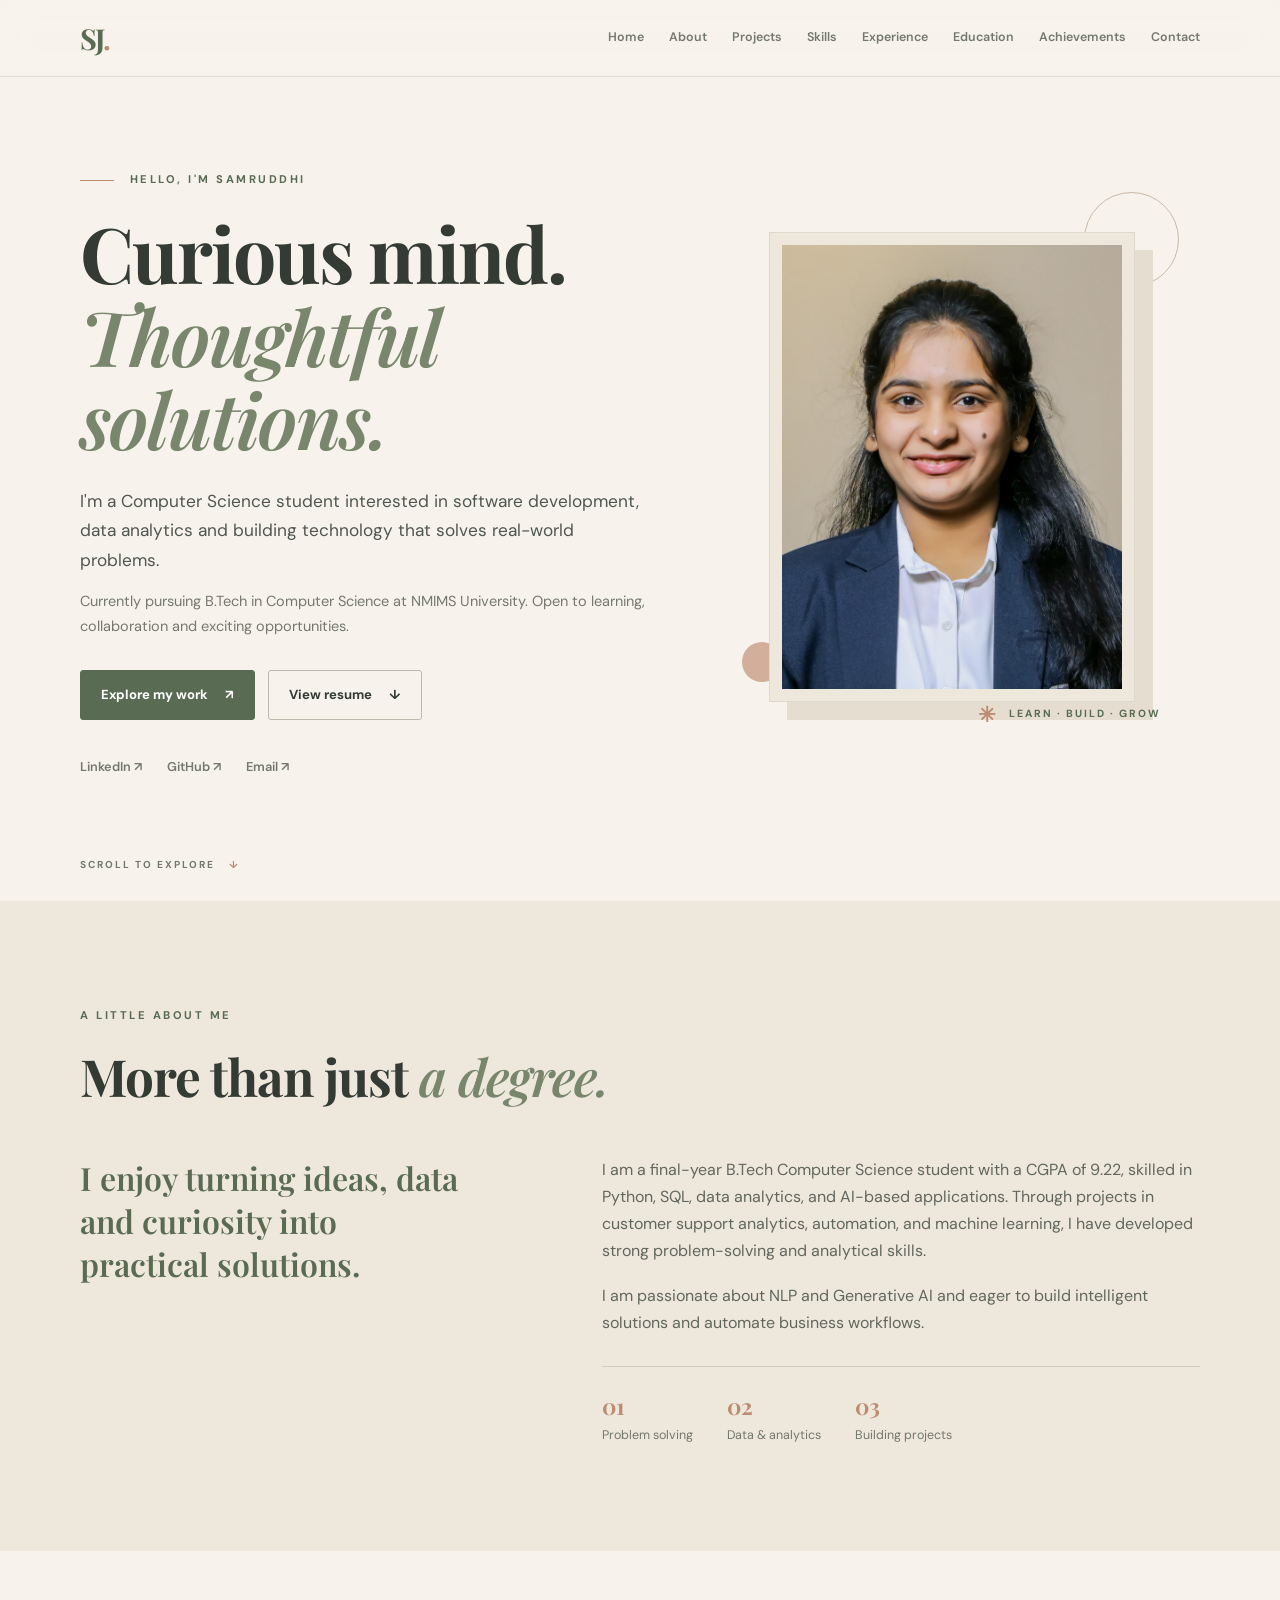
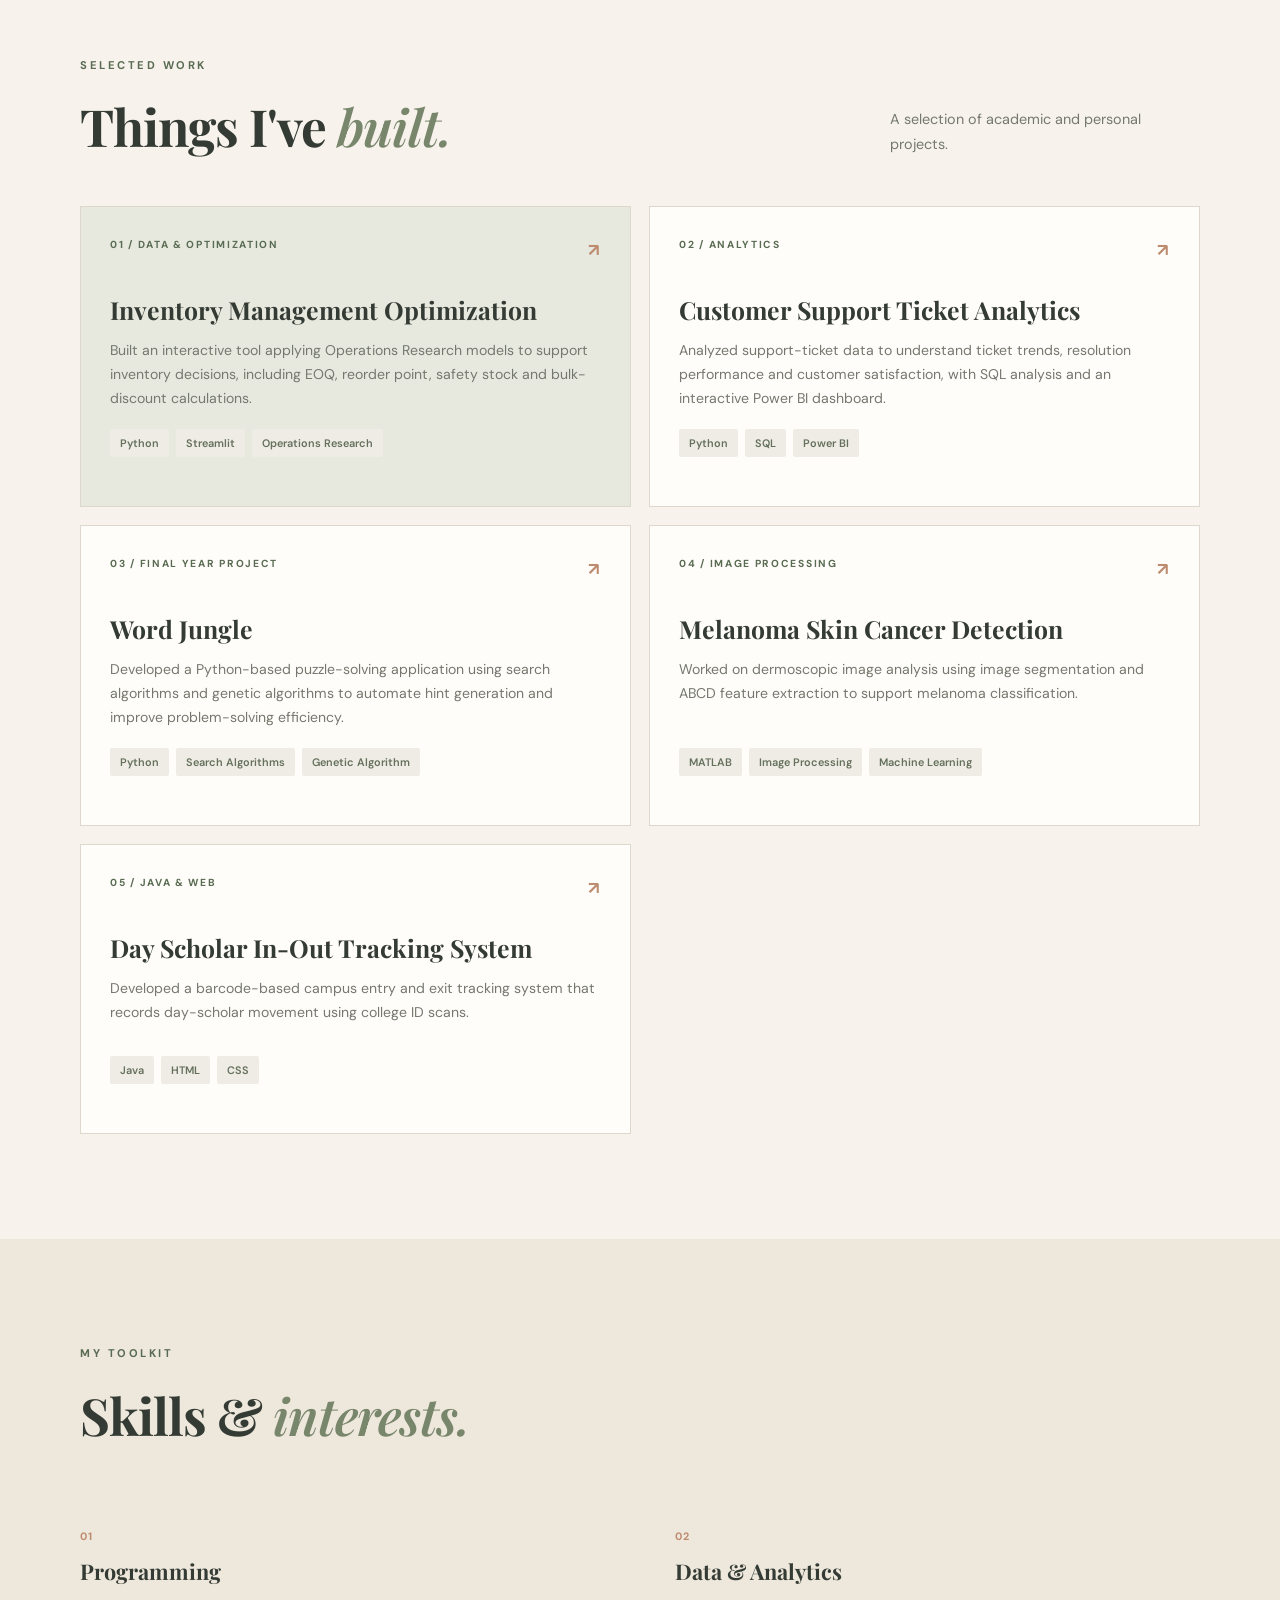
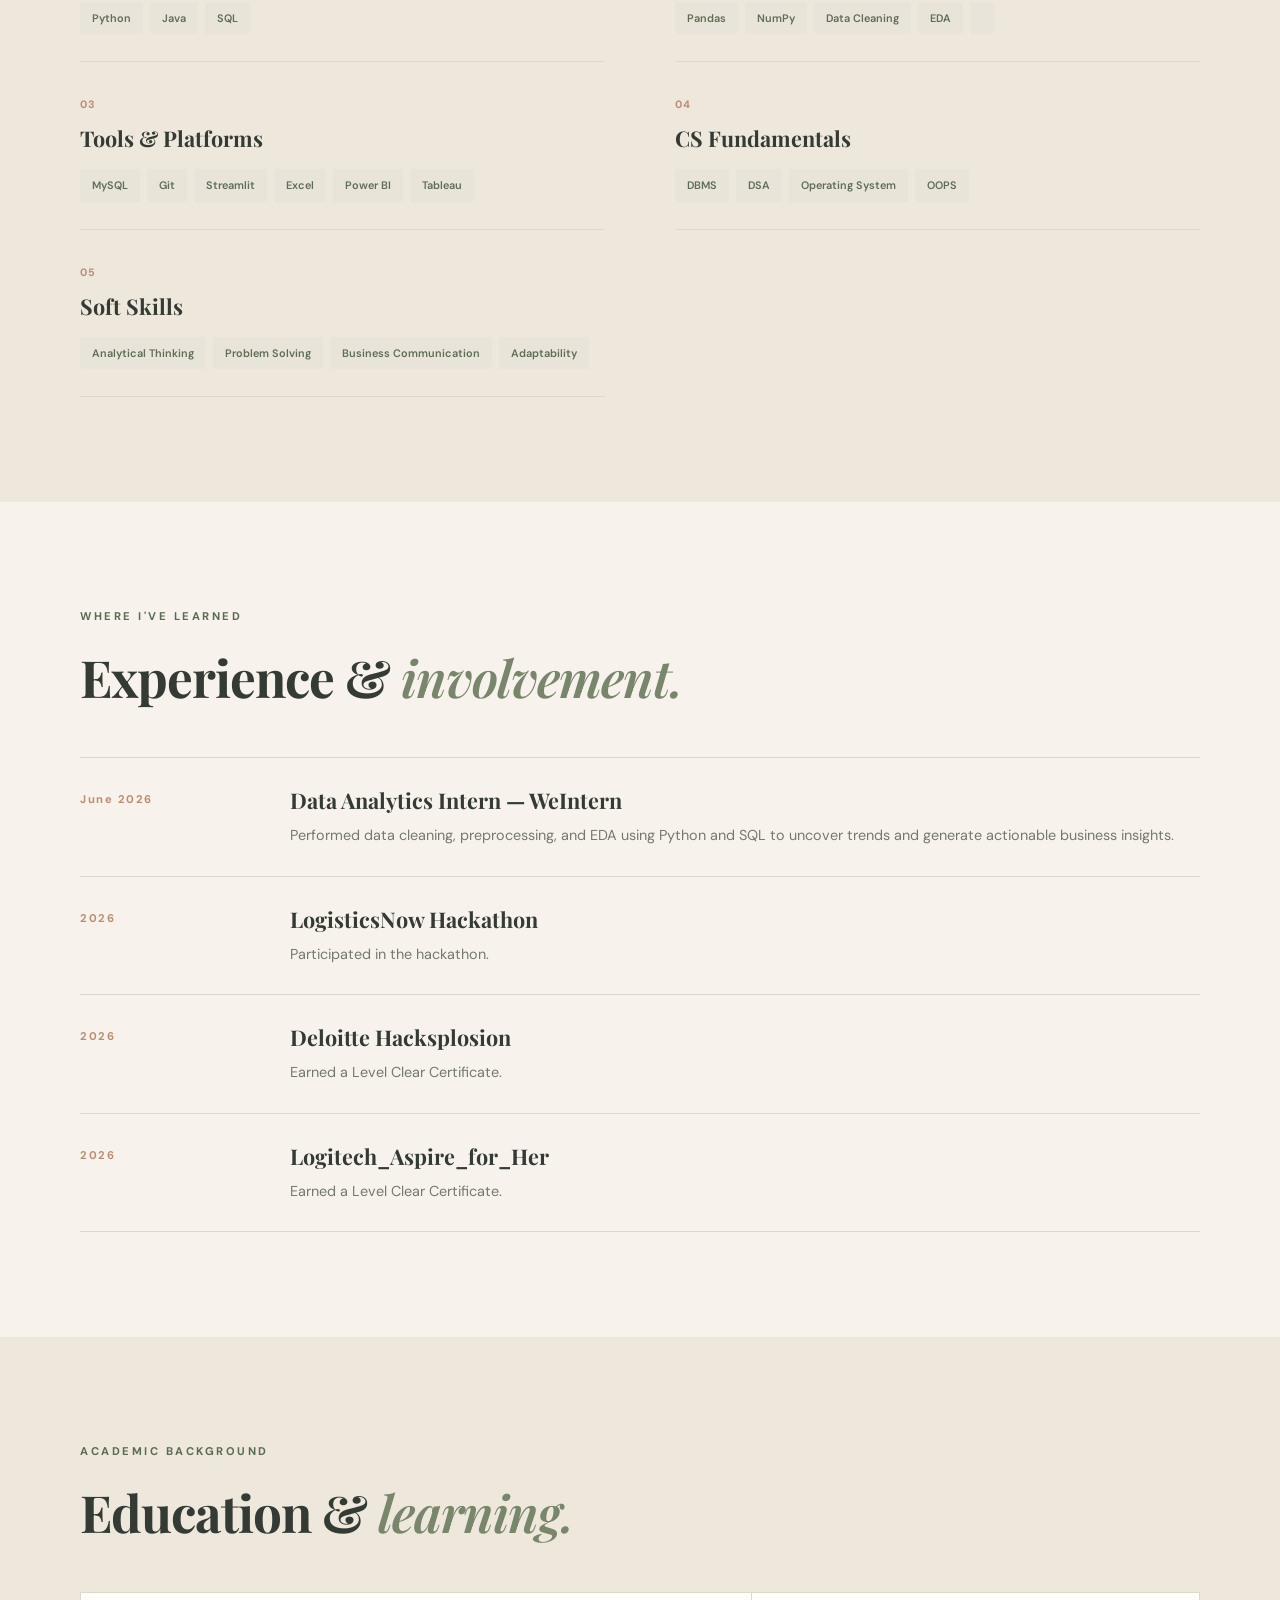
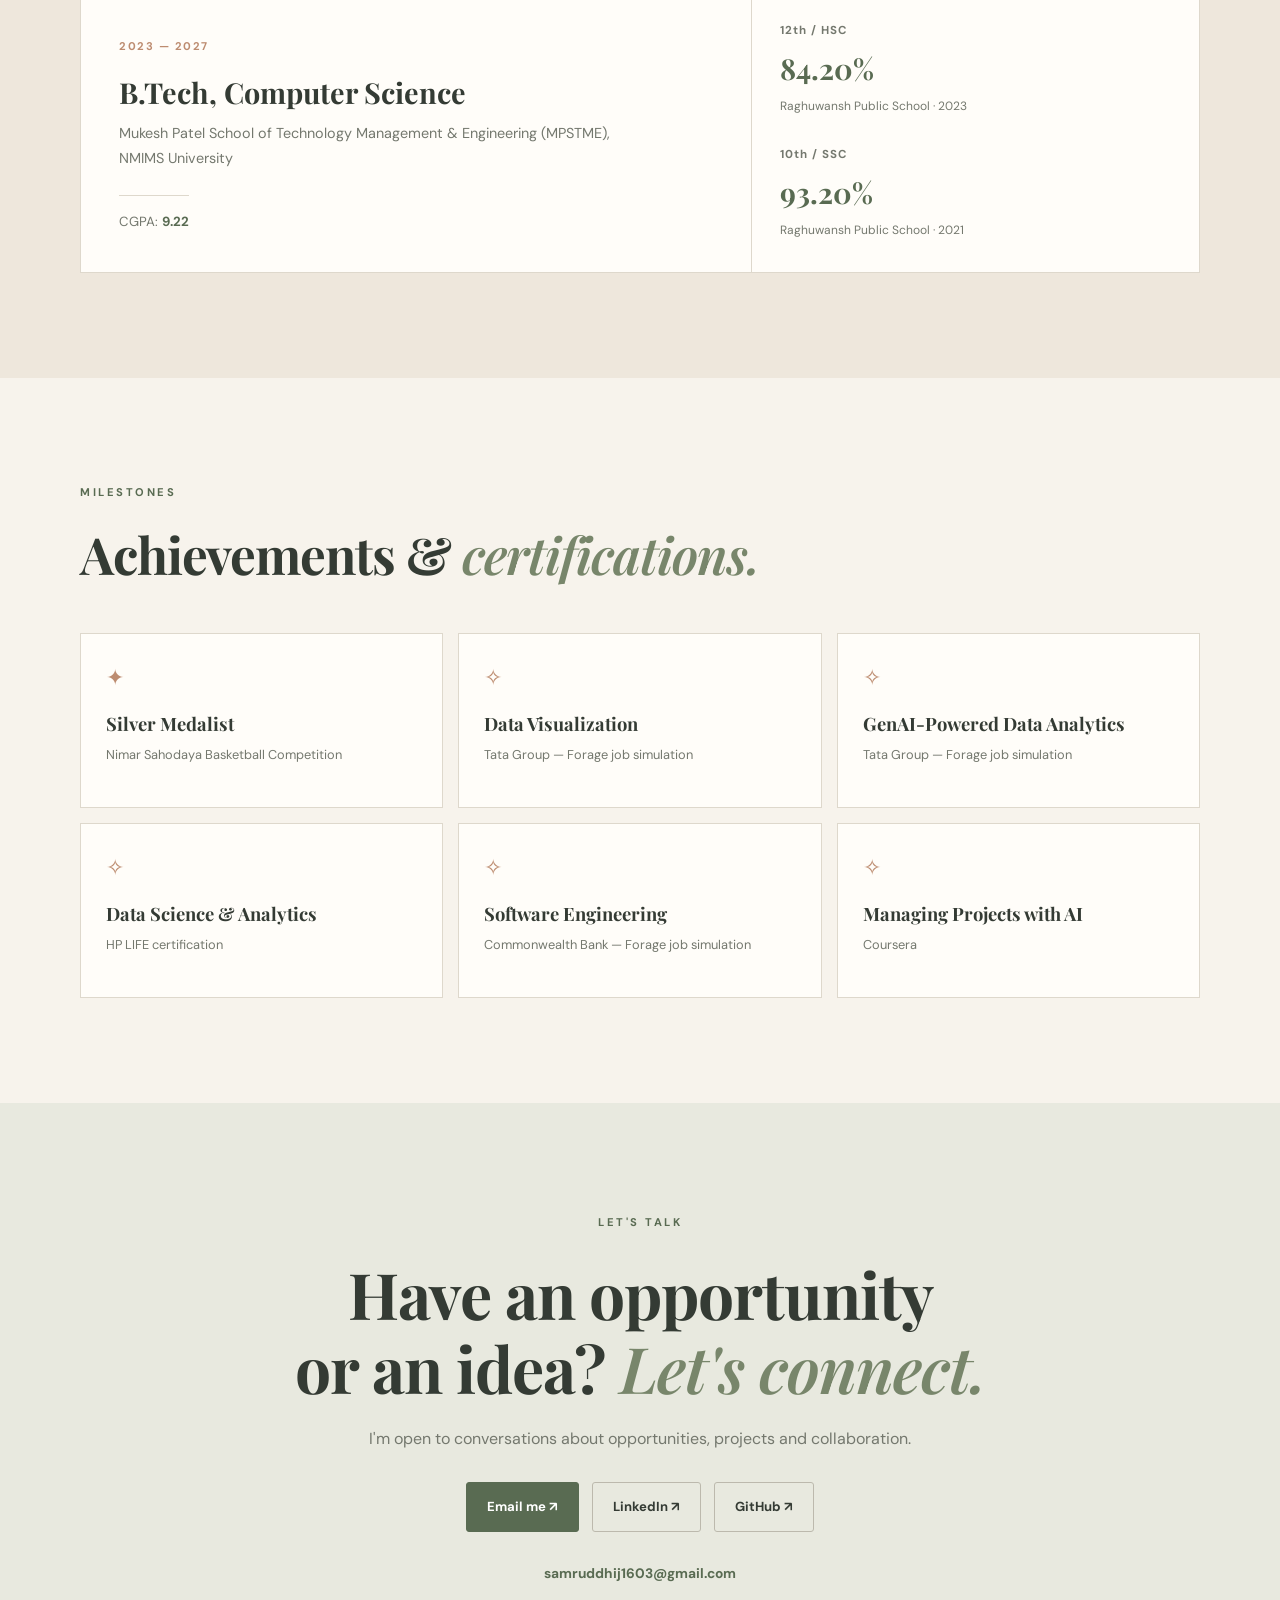
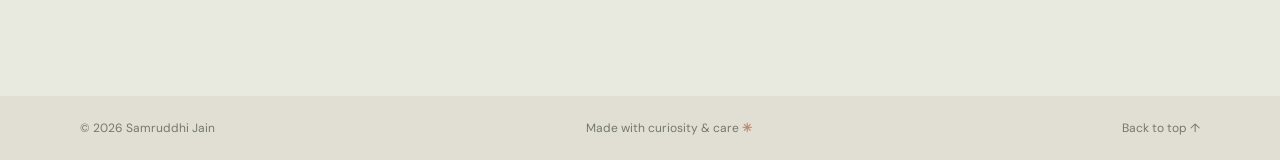
<file: index.html>
<!DOCTYPE html>
<html lang="en">
<head>
  <meta charset="UTF-8">
  <meta name="viewport" content="width=device-width, initial-scale=1.0">
  <meta name="description" content="Portfolio of Samruddhi Jain — Computer Science student, aspiring software developer and data enthusiast.">
  <meta name="theme-color" content="#f7f3ec">
  <title>Samruddhi Jain | Portfolio</title>
  <link rel="preconnect" href="https://fonts.googleapis.com">
  <link rel="preconnect" href="https://fonts.gstatic.com" crossorigin>
  <link href="https://fonts.googleapis.com/css2?family=DM+Sans:wght@400;500;600;700&family=Playfair+Display:wght@600;700&display=swap" rel="stylesheet">
  <link rel="stylesheet" href="style.css">
  <script src="script.js" defer></script>
</head>
<body>
  <header class="site-header">
    <nav class="nav wrap" aria-label="Main navigation">
      <a class="brand" href="#home">SJ<span>.</span></a>
      <button class="menu-toggle" aria-label="Toggle navigation" aria-expanded="false">☰</button>
      <div class="nav-links">
        <a href="#home">Home</a><a href="#about">About</a><a href="#projects">Projects</a>
        <a href="#skills">Skills</a><a href="#experience">Experience</a>
        <a href="#education">Education</a><a href="#achievements">Achievements</a><a href="#contact">Contact</a>
      </div>
    </nav>
  </header>

  <main>
    <section class="hero section" id="home">
      <div class="wrap hero-grid">
        <div class="hero-copy">
          <p class="eyebrow"><span class="eyebrow-line"></span> HELLO, I'M SAMRUDDHI</p>
          <h1>Curious mind.<br><em>Thoughtful solutions.</em></h1>
          <p class="hero-lead">I'm a Computer Science student interested in software development, data analytics and building technology that solves real-world problems.</p>
          <p class="hero-note">Currently pursuing B.Tech in Computer Science at NMIMS University. Open to learning, collaboration and exciting opportunities.</p>
          <div class="hero-actions">
            <a class="button button-primary" href="#projects">Explore my work <span>↗</span></a>
            <a class="button button-outline" href="resume.pdf" target="_blank" rel="noopener">View resume <span>↓</span></a>
          </div>
          <div class="hero-social">
            <a href="https://www.linkedin.com/in/samruddhi-jain-678b792a4" target="_blank" rel="noopener">LinkedIn ↗</a>
            <a href="https://github.com/Samruddhijain1" target="_blank" rel="noopener">GitHub ↗</a>
            <a href="mailto:samruddhij1603@gmail.com">Email ↗</a>
          </div>
        </div>
        <div class="hero-visual">
          <div class="photo-frame">
            <img src="profile.jpg" alt="Samruddhi Jain" onerror="this.style.display='none';this.nextElementSibling.style.display='grid'">
            <div class="photo-placeholder">Add your<br>profile photo</div>
          </div>
          <div class="photo-caption"><span>✳</span> LEARN · BUILD · GROW</div>
          <div class="decor decor-one"></div><div class="decor decor-two"></div>
        </div>
      </div>
      <a class="scroll-cue" href="#about">SCROLL TO EXPLORE <span>↓</span></a>
    </section>

    <section class="section section-soft" id="about">
      <div class="wrap">
        <div class="section-heading"><p class="eyebrow">A LITTLE ABOUT ME</p><h2>More than just <em>a degree.</em></h2></div>
        <div class="about-grid">
          <p class="about-statement">I enjoy turning ideas, data and curiosity into practical solutions.</p>
          <div class="about-body">
            <p>I am a final-year B.Tech Computer Science student with a CGPA of 9.22, skilled in Python, SQL, data analytics, and AI-based applications. Through projects in customer support analytics, automation, and machine learning, I have developed strong problem-solving and analytical skills.</p>
            <p>I am passionate about NLP and Generative AI and eager to build intelligent solutions and automate business workflows. </p>
            <div class="quick-facts">
              <div><strong>01</strong><span>Problem solving</span></div>
              <div><strong>02</strong><span>Data & analytics</span></div>
              <div><strong>03</strong><span>Building projects</span></div>
            </div>
          </div>
        </div>
      </div>
    </section>

    <section class="section" id="projects">
      <div class="wrap">
        <div class="section-heading heading-row"><div><p class="eyebrow">SELECTED WORK</p><h2>Things I've <em>built.</em></h2></div><p class="heading-note">A selection of academic and personal projects.</p></div>
        <div class="project-grid">
          <article class="project-card featured">
            <div class="project-top"><span class="project-number">01 / DATA & OPTIMIZATION</span><span class="project-symbol">↗</span></div>
            <h3>Inventory Management Optimization</h3>
            <p>Built an interactive tool applying Operations Research models to support inventory decisions, including EOQ, reorder point, safety stock and bulk-discount calculations.</p>
            <div class="tags"><span>Python</span><span>Streamlit</span><span>Operations Research</span></div>
            <a class="text-link" href="https://github.com/Samruddhijain1" target="_blank" rel="noopener"></a>
          </article>
          <article class="project-card">
            <div class="project-top"><span class="project-number">02 / ANALYTICS</span><span class="project-symbol">↗</span></div>
            <h3>Customer Support Ticket Analytics</h3>
            <p>Analyzed support-ticket data to understand ticket trends, resolution performance and customer satisfaction, with SQL analysis and an interactive Power BI dashboard.</p>
            <div class="tags"><span>Python</span><span>SQL</span><span>Power BI</span></div>
            <a class="text-link" href="https://github.com/Samruddhijain1" target="_blank" rel="noopener"></a>
          </article>
          <article class="project-card">
            <div class="project-top"><span class="project-number">03 / FINAL YEAR PROJECT</span><span class="project-symbol">↗</span></div>
            <h3>Word Jungle</h3>
            <p>Developed a Python-based puzzle-solving application using search algorithms and genetic algorithms 
to automate hint generation and improve problem-solving efficiency. </p>
            <div class="tags"><span>Python</span><span>Search Algorithms</span><span>Genetic Algorithm</span></div>
            <a class="text-link" href="https://github.com/Samruddhijain1" target="_blank" rel="noopener"></a>
          </article>
          <article class="project-card">
            <div class="project-top"><span class="project-number">04 / IMAGE PROCESSING</span><span class="project-symbol">↗</span></div>
            <h3>Melanoma Skin Cancer Detection</h3>
            <p>Worked on dermoscopic image analysis using image segmentation and ABCD feature extraction to support melanoma classification.</p>
            <div class="tags"><span>MATLAB</span><span>Image Processing</span><span>Machine Learning</span></div>
            <a class="text-link" href="https://github.com/Samruddhijain1" target="_blank" rel="noopener"></a>
          </article>
          <article class="project-card">
            <div class="project-top"><span class="project-number">05 / JAVA & WEB</span><span class="project-symbol">↗</span></div>
            <h3>Day Scholar In-Out Tracking System</h3>
            <p>Developed a barcode-based campus entry and exit tracking system that records day-scholar movement using college ID scans.</p>
            <div class="tags"><span>Java</span><span>HTML</span><span>CSS</span></div>
            <a class="text-link" href="https://github.com/Samruddhijain1" target="_blank" rel="noopener"></a>
          </article>
        </div>
      </div>
    </section>

    <section class="section section-soft" id="skills">
      <div class="wrap">
        <div class="section-heading"><p class="eyebrow">MY TOOLKIT</p><h2>Skills & <em>interests.</em></h2></div>
        <div class="skills-grid">
          <div class="skill-group"><span class="skill-index">01</span><h3>Programming</h3><div class="tags"><span>Python</span><span>Java</span><span>SQL</span></div></div>
          <div class="skill-group"><span class="skill-index">02</span><h3>Data & Analytics</h3><div class="tags"><span>Pandas</span><span>NumPy</span><span>Data Cleaning</span><span>EDA</span><span><Scikit-Learn></Scikit-Learn></span></div></div>
          <div class="skill-group"><span class="skill-index">03</span><h3>Tools & Platforms</h3><div class="tags"><span>MySQL</span><span>Git</span><span>Streamlit</span><span>Excel</span><span>Power BI</span><span>Tableau</span></div></div>
          <div class="skill-group"><span class="skill-index">04</span><h3>CS Fundamentals</h3><div class="tags"><span>DBMS</span><span>DSA</span><span>Operating System</span><span>OOPS</span></div></div>
          <div class="skill-group"><span class="skill-index">05</span><h3>Soft Skills</h3><div class="tags"><span>Analytical Thinking</span><span>Problem Solving</span><span>Business Communication</span><span>Adaptability </span></div></div>
        </div>
      </div>
    </section>

    <section class="section" id="experience">
      <div class="wrap">
        <div class="section-heading"><p class="eyebrow">WHERE I'VE LEARNED</p><h2>Experience & <em>involvement.</em></h2></div>
        <div class="experience-list">
          <article class="experience-item"><div class="experience-date">June 2026</div><div><h3>Data Analytics Intern — WeIntern</h3><p class="muted">Performed data cleaning, preprocessing, and EDA using Python and SQL to uncover trends and generate actionable business insights.</p></div></article>
          <article class="experience-item"><div class="experience-date">2026</div><div><h3>LogisticsNow Hackathon</h3><p class="muted">Participated in the hackathon. </p></div></article>
          <article class="experience-item"><div class="experience-date">2026</div><div><h3>Deloitte Hacksplosion</h3><p class="muted">Earned a Level Clear Certificate.</p></div></article>
          <article class="experience-item"><div class="experience-date">2026</div><div><h3>Logitech_Aspire_for_Her</h3><p class="muted">Earned a Level Clear Certificate.</p></div></article>
        </div>
      </div>
    </section>

    <section class="section section-soft" id="education">
      <div class="wrap">
        <div class="section-heading"><p class="eyebrow">ACADEMIC BACKGROUND</p><h2>Education & <em>learning.</em></h2></div>
        <div class="education-card">
          <div class="education-main"><span class="education-period">2023 — 2027</span><h3>B.Tech, Computer Science</h3><p>Mukesh Patel School of Technology Management & Engineering (MPSTME), NMIMS University</p><span class="education-detail">CGPA: <strong>9.22</strong></span></div>
          <div class="education-side"><div><span>12th / HSC</span><strong>84.20%</strong><small>Raghuwansh Public School · 2023</small></div><div><span>10th / SSC</span><strong>93.20%</strong><small>Raghuwansh Public School · 2021</small></div></div>
        </div>
      </div>
    </section>

    <section class="section" id="achievements">
      <div class="wrap">
        <div class="section-heading"><p class="eyebrow">MILESTONES</p><h2>Achievements & <em>certifications.</em></h2></div>
        <div class="achievement-grid">
          <article class="achievement-card"><span class="achievement-icon">✦</span><h3>Silver Medalist</h3><p>Nimar Sahodaya Basketball Competition</p></article>
          <article class="achievement-card"><span class="achievement-icon">✧</span><h3>Data Visualization</h3><p>Tata Group — Forage job simulation</p></article>
          <article class="achievement-card"><span class="achievement-icon">✧</span><h3>GenAI-Powered Data Analytics</h3><p>Tata Group — Forage job simulation</p></article>
          <article class="achievement-card"><span class="achievement-icon">✧</span><h3>Data Science & Analytics</h3><p>HP LIFE certification</p></article>
          <article class="achievement-card"><span class="achievement-icon">✧</span><h3>Software Engineering</h3><p>Commonwealth Bank — Forage job simulation</p></article>
          <article class="achievement-card"><span class="achievement-icon">✧</span><h3>Managing Projects with AI</h3><p>Coursera</p></article>
        </div>
      </div>
    </section>

    <section class="section contact-section" id="contact">
      <div class="wrap contact-wrap">
        <p class="eyebrow">LET'S TALK</p><h2>Have an opportunity<br>or an idea? <em>Let's connect.</em></h2>
        <p class="contact-copy">I'm open to conversations about opportunities, projects and collaboration.</p>
        <div class="contact-actions"><a class="button button-primary" href="mailto:samruddhij1603@gmail.com">Email me ↗</a><a class="button button-outline" href="https://www.linkedin.com/in/samruddhi-jain-678b792a4" target="_blank" rel="noopener">LinkedIn ↗</a><a class="button button-outline" href="https://github.com/Samruddhijain1" target="_blank" rel="noopener">GitHub ↗</a></div>
        <p class="contact-email">samruddhij1603@gmail.com</p>
      </div>
    </section>
  </main>
  <footer class="footer"><div class="wrap"><span>© <span id="year"></span> Samruddhi Jain</span><span>Made with curiosity & care <b>✳</b></span><a href="#home">Back to top ↑</a></div></footer>
</body>
</html>
</file>
<file: style.css>
*{box-sizing:border-box;margin:0;padding:0}
:root{--paper:#f7f3ec;--paper-2:#eee7dc;--card:#fffdf9;--ink:#343b34;--muted:#74786e;--sage:#78866b;--sage-dark:#596b52;--clay:#bd8c70;--line:#ded8cc;--serif:"Playfair Display",Georgia,serif;--sans:"DM Sans",Arial,sans-serif}
html{scroll-behavior:smooth;scroll-padding-top:90px}
body{font-family:var(--sans);background:var(--paper);color:var(--ink);line-height:1.7}
a{color:inherit;text-decoration:none}
.wrap{width:min(1120px,calc(100% - 48px));margin-inline:auto}
.site-header{position:sticky;top:0;z-index:20;background:rgba(247,243,236,.92);backdrop-filter:blur(14px);border-bottom:1px solid rgba(222,216,204,.8)}
.nav{min-height:76px;display:flex;align-items:center;justify-content:space-between;gap:24px}
.brand{font:700 1.8rem var(--serif);letter-spacing:-2px;color:var(--sage-dark)}
.brand span{color:var(--clay)}
.nav-links{display:flex;align-items:center;gap:clamp(12px,2vw,25px);flex-wrap:wrap}
.nav-links a{font-size:.78rem;color:var(--muted);font-weight:600;transition:.2s}
.nav-links a:hover,.hero-social a:hover{color:var(--sage-dark)}
.menu-toggle{display:none;border:0;background:none;font-size:1.5rem;color:var(--ink)}
.section{padding:105px 0}
.hero{min-height:calc(100vh - 76px);display:flex;align-items:center;position:relative;overflow:hidden;padding:70px 0 100px}
.hero-grid{display:grid;grid-template-columns:1.1fr .9fr;align-items:center;gap:70px}
.eyebrow{font-size:.7rem;letter-spacing:2.5px;font-weight:700;color:var(--sage-dark);margin-bottom:22px}
.eyebrow-line{display:inline-block;width:34px;height:1px;background:var(--clay);vertical-align:middle;margin-right:10px}
h1,h2,h3{line-height:1.2}
.hero h1{font:700 clamp(3.3rem,6vw,5.7rem)/1.08 var(--serif);letter-spacing:-2px;margin-bottom:27px}
h1 em,h2 em{font-weight:600;color:var(--sage);font-style:italic}
.hero-lead{font-size:1.08rem;max-width:600px;color:#50574e;margin-bottom:15px}
.hero-note{font-size:.91rem;color:var(--muted);max-width:570px}
.hero-actions,.contact-actions{display:flex;gap:13px;flex-wrap:wrap;margin-top:30px}
.button{display:inline-flex;align-items:center;gap:17px;padding:13px 20px;border-radius:3px;font-size:.82rem;font-weight:700;transition:transform .2s,background .2s}
.button:hover{transform:translateY(-3px)}
.button-primary{background:var(--sage-dark);color:white;border:1px solid var(--sage-dark)}
.button-primary:hover{background:#465940}
.button-outline{border:1px solid #bcb9ad;color:var(--ink);background:transparent}
.button-outline:hover{background:var(--paper-2)}
.hero-social{display:flex;gap:25px;margin-top:36px;font-size:.8rem;font-weight:600;color:var(--muted)}
.hero-visual{position:relative;justify-self:center;width:min(100%,390px);padding:20px 24px 35px 0}
.photo-frame{height:470px;background:var(--paper-2);border:1px solid var(--line);padding:12px;position:relative;z-index:1;box-shadow:18px 18px 0 #e5ddd0}
.photo-frame img{width:100%;height:100%;object-fit:cover;display:block}
.photo-placeholder{display:none;place-items:center;height:100%;text-align:center;color:var(--sage-dark);font:600 1.5rem var(--serif);background:linear-gradient(145deg,#e8e0d3,#dce1d4)}
.photo-caption{position:absolute;right:-2px;bottom:4px;z-index:2;font-size:.65rem;letter-spacing:2px;color:var(--sage-dark);font-weight:700}
.photo-caption span{color:var(--clay);font-size:1.3rem;vertical-align:middle;margin-right:7px}
.decor{position:absolute;border:1px solid #c8b8a5;border-radius:50%;z-index:0}
.decor-one{width:95px;height:95px;top:-20px;right:-20px}
.decor-two{width:40px;height:40px;bottom:55px;left:-27px;background:var(--clay);border:0;opacity:.65}
.scroll-cue{position:absolute;bottom:28px;left:max(24px,calc((100% - 1120px)/2));font-size:.63rem;letter-spacing:2px;color:var(--muted);font-weight:700}
.scroll-cue span{color:var(--clay);margin-left:10px}
.section-soft{background:var(--paper-2)}
.section-heading{margin-bottom:50px}
.section-heading h2,.contact-wrap h2{font:700 clamp(2.5rem,4vw,3.7rem)/1.15 var(--serif);letter-spacing:-1px}
.about-grid{display:grid;grid-template-columns:.85fr 1.15fr;gap:80px}
.about-statement{font:600 2rem/1.35 var(--serif);color:var(--sage-dark);max-width:390px}
.about-body>p{color:#62675e;margin-bottom:17px}
.quick-facts{display:flex;gap:34px;flex-wrap:wrap;margin-top:30px;padding-top:24px;border-top:1px solid #d2cabb}
.quick-facts div{display:grid;gap:4px}.quick-facts strong{font:700 1.4rem var(--serif);color:var(--clay)}.quick-facts span{font-size:.78rem;color:var(--muted)}
.heading-row{display:flex;justify-content:space-between;align-items:end;gap:35px}
.heading-note{max-width:310px;color:var(--muted);font-size:.9rem}
.project-grid{display:grid;grid-template-columns:repeat(2,1fr);gap:18px}
.project-card{background:var(--card);border:1px solid var(--line);padding:29px;min-height:290px;display:flex;flex-direction:column;transition:.25s}
.project-card:hover{transform:translateY(-5px);box-shadow:0 15px 35px rgba(65,68,55,.08);border-color:#b7bda9}
.project-card.featured{background:#e7e9df}
.project-top{display:flex;justify-content:space-between;color:var(--sage-dark);font-size:.64rem;letter-spacing:1.7px;font-weight:700;margin-bottom:27px}
.project-symbol{font-size:1.1rem;color:var(--clay)}
.project-card h3{font:700 1.55rem var(--serif);margin-bottom:13px}
.project-card p{font-size:.88rem;color:var(--muted);margin-bottom:18px}
.tags{display:flex;gap:7px;flex-wrap:wrap;margin-top:auto}
.tags span{font-size:.68rem;padding:5px 10px;background:#eeece4;color:#65705d;border-radius:2px;font-weight:600}
.text-link{font-size:.77rem;font-weight:700;color:var(--sage-dark);margin-top:20px;align-self:flex-start}
.edit-hint{font-size:.76rem;color:var(--muted);margin-top:20px;font-style:italic}
.skills-grid{display:grid;grid-template-columns:repeat(2,1fr);gap:0 70px}
.skill-group{padding:27px 0;border-bottom:1px solid var(--line);position:relative}
.skill-index{font-size:.67rem;color:var(--clay);letter-spacing:1px;font-weight:700}
.skill-group h3{font:700 1.35rem var(--serif);margin:8px 0 17px}
.skill-group .tags span{background:#e9e4da;color:#5e6d56;padding:7px 12px}
.experience-list{border-top:1px solid var(--line)}
.experience-item{display:grid;grid-template-columns:180px 1fr;gap:30px;padding:28px 0;border-bottom:1px solid var(--line)}
.experience-date{font-size:.7rem;letter-spacing:1.5px;color:var(--clay);font-weight:700;padding-top:4px}
.experience-item h3{font:700 1.35rem var(--serif);margin-bottom:9px}
.muted{color:var(--muted);font-size:.9rem}
.education-card{display:grid;grid-template-columns:1.2fr .8fr;background:var(--card);border:1px solid var(--line)}
.education-main{padding:38px;border-right:1px solid var(--line)}
.education-period{font-size:.7rem;letter-spacing:1.5px;color:var(--clay);font-weight:700}
.education-main h3{font:700 1.8rem var(--serif);margin:15px 0 10px}
.education-main p{color:var(--muted);max-width:520px;font-size:.9rem}
.education-detail{display:inline-block;margin-top:25px;padding-top:15px;border-top:1px solid var(--line);font-size:.83rem;color:var(--muted)}
.education-detail strong{color:var(--sage-dark)}
.education-side{padding:28px;display:grid;gap:25px}
.education-side div{display:grid;gap:4px}
.education-side span{font-size:.72rem;letter-spacing:1px;color:var(--muted);font-weight:700}
.education-side strong{font:700 1.8rem var(--serif);color:var(--sage-dark)}
.education-side small{font-size:.75rem;color:var(--muted)}
.achievement-grid{display:grid;grid-template-columns:repeat(3,1fr);gap:15px}
.achievement-card{padding:25px;background:var(--card);border:1px solid var(--line);min-height:175px}
.achievement-icon{font-size:1.4rem;color:var(--clay)}
.achievement-card h3{font:700 1.15rem var(--serif);margin:14px 0 8px}
.achievement-card p{font-size:.8rem;color:var(--muted)}
.contact-section{background:#e8e9df;text-align:center;padding:110px 0}
.contact-wrap{max-width:760px}
.contact-wrap .eyebrow{margin-bottom:25px}
.contact-wrap h2{font-size:clamp(2.8rem,5vw,4.4rem)}
.contact-copy{color:var(--muted);margin-top:20px}
.contact-actions{justify-content:center}
.contact-email{margin-top:30px;color:var(--sage-dark);font-size:.86rem;font-weight:700}
.footer{background:#e1ded4;padding:22px 0;color:var(--muted);font-size:.75rem}
.footer .wrap{display:flex;justify-content:space-between;gap:15px;flex-wrap:wrap}
.footer b{color:var(--clay)}
@media(max-width:900px){.nav{min-height:68px}.menu-toggle{display:block}.nav-links{display:none;position:absolute;top:68px;left:0;right:0;background:var(--paper);padding:20px 24px 25px;border-bottom:1px solid var(--line);flex-direction:column;align-items:flex-start;gap:15px}.nav-links.open{display:flex}.hero-grid{gap:35px}.photo-frame{height:390px}.about-grid{gap:40px}.achievement-grid{grid-template-columns:repeat(2,1fr)}}
@media(max-width:650px){.wrap{width:min(100% - 34px,1120px)}.section{padding:75px 0}.hero{padding:55px 0 85px;min-height:auto}.hero-grid{grid-template-columns:1fr;gap:48px}.hero h1{font-size:3.4rem}.hero-visual{width:min(82%,340px);padding-right:14px}.photo-frame{height:390px}.scroll-cue{left:17px}.about-grid,.education-card{grid-template-columns:1fr;gap:25px}.about-statement{font-size:1.7rem}.heading-row{display:block}.heading-note{margin-top:17px}.project-grid,.skills-grid{grid-template-columns:1fr}.project-card{min-height:260px}.experience-item{grid-template-columns:1fr;gap:8px}.education-main{border-right:0;border-bottom:1px solid var(--line);padding:27px}.education-side{padding:27px}.achievement-grid{grid-template-columns:1fr 1fr}.contact-section{padding:80px 0}.footer .wrap{flex-direction:column;align-items:center;text-align:center}}
@media(max-width:390px){.achievement-grid{grid-template-columns:1fr}.hero h1{font-size:2.9rem}.hero-social{gap:15px;font-size:.74rem}}
</file>
